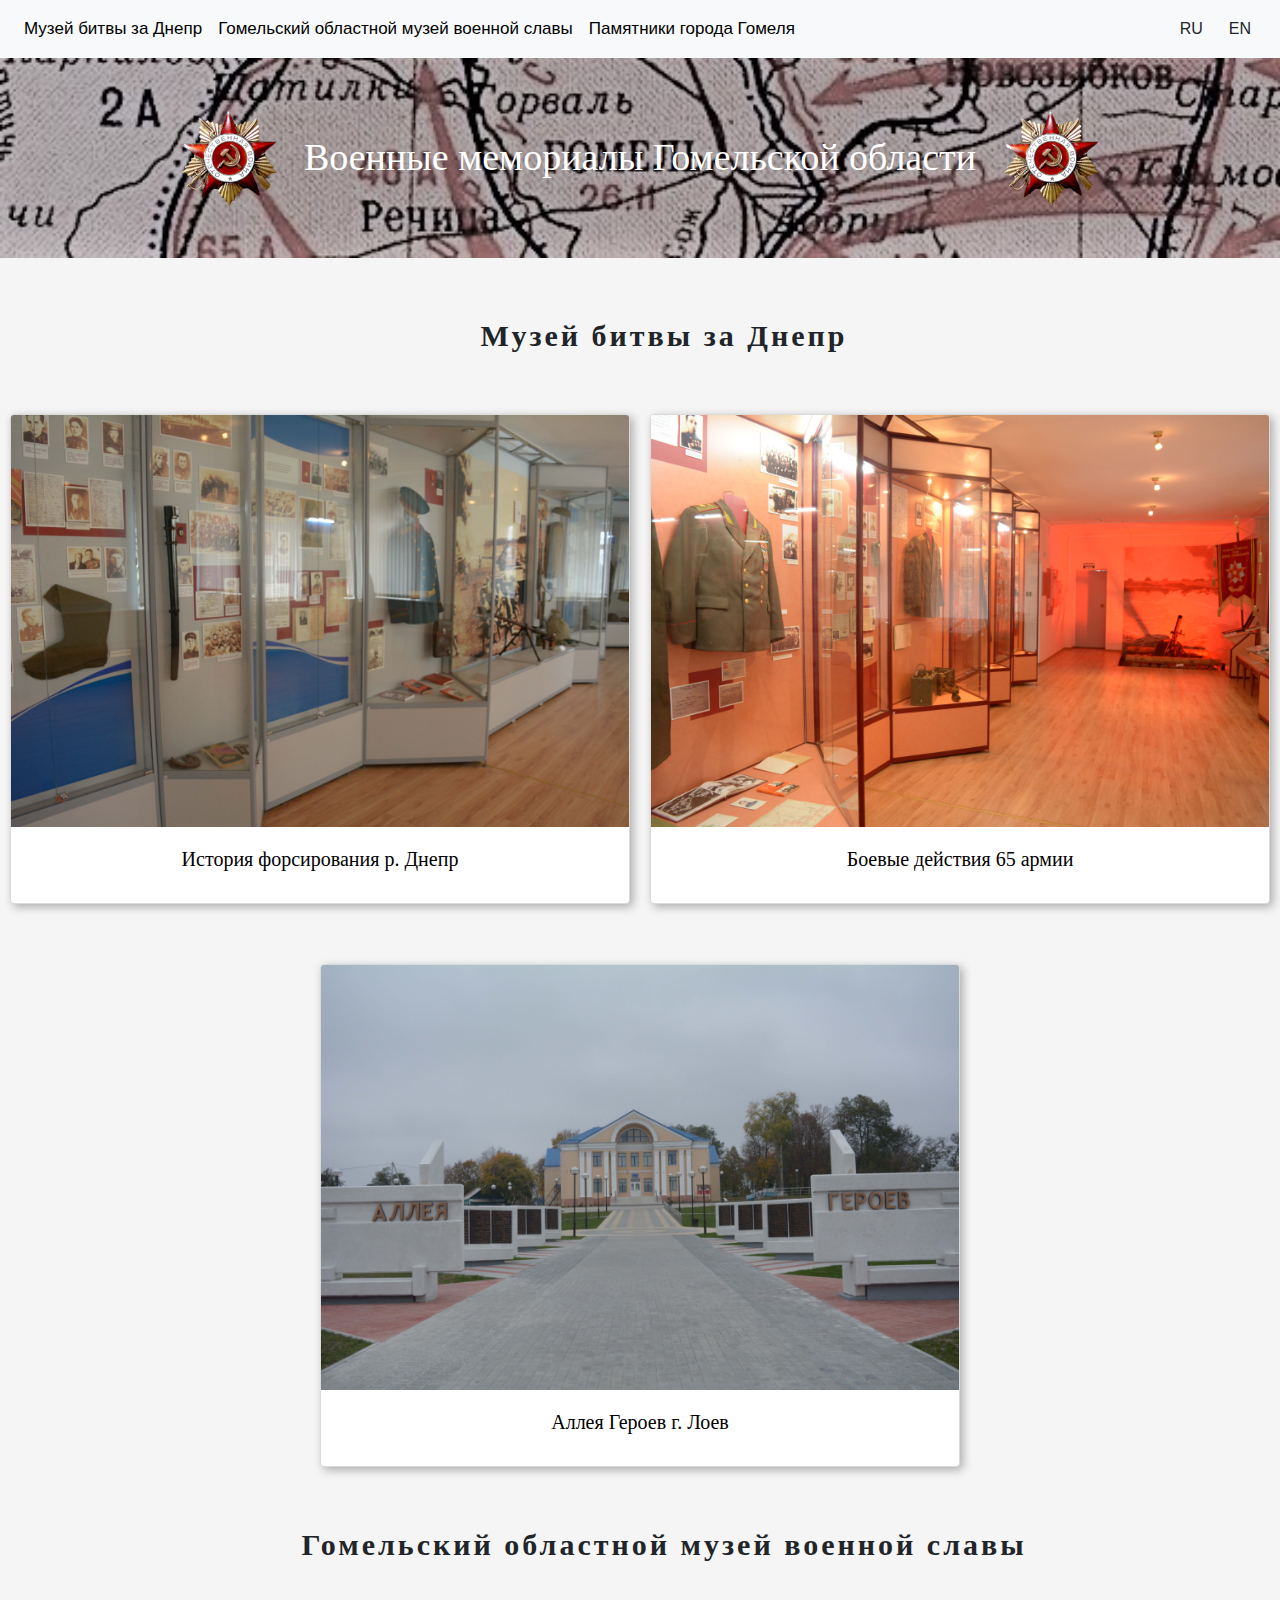
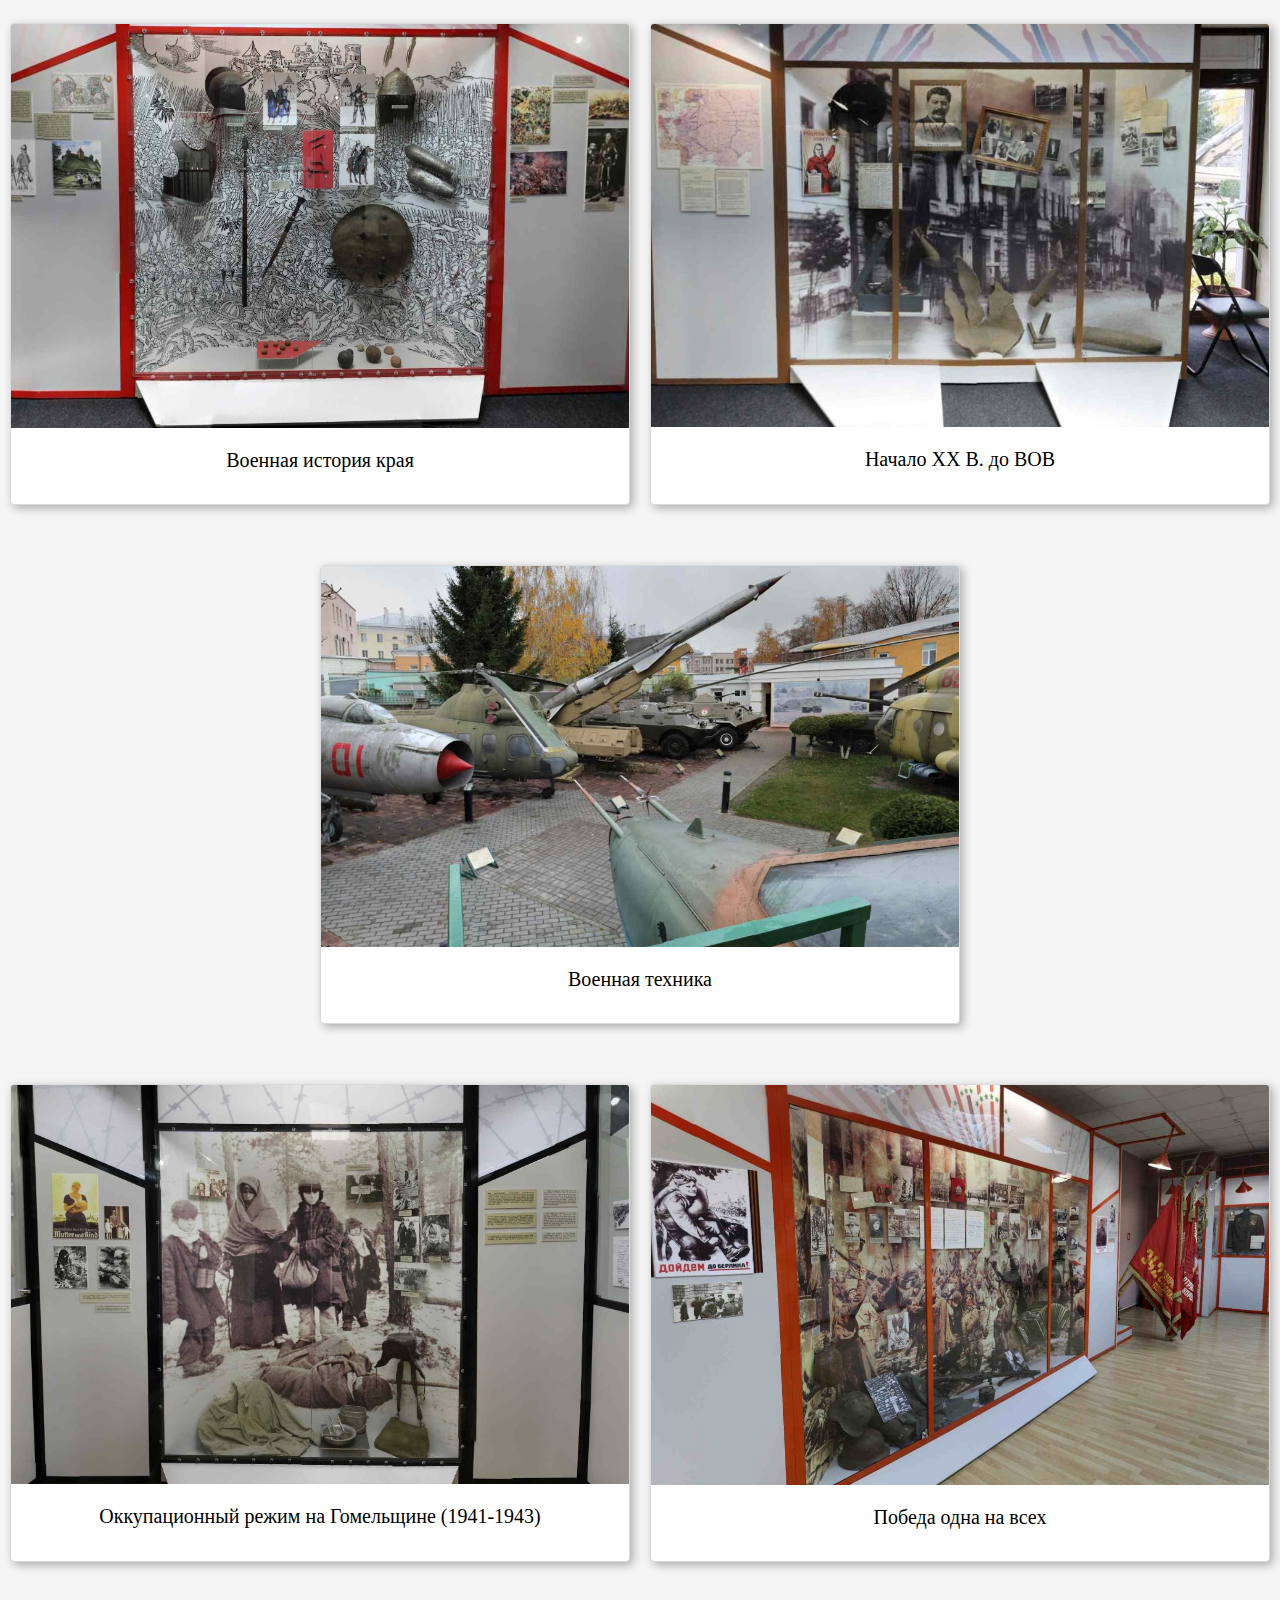
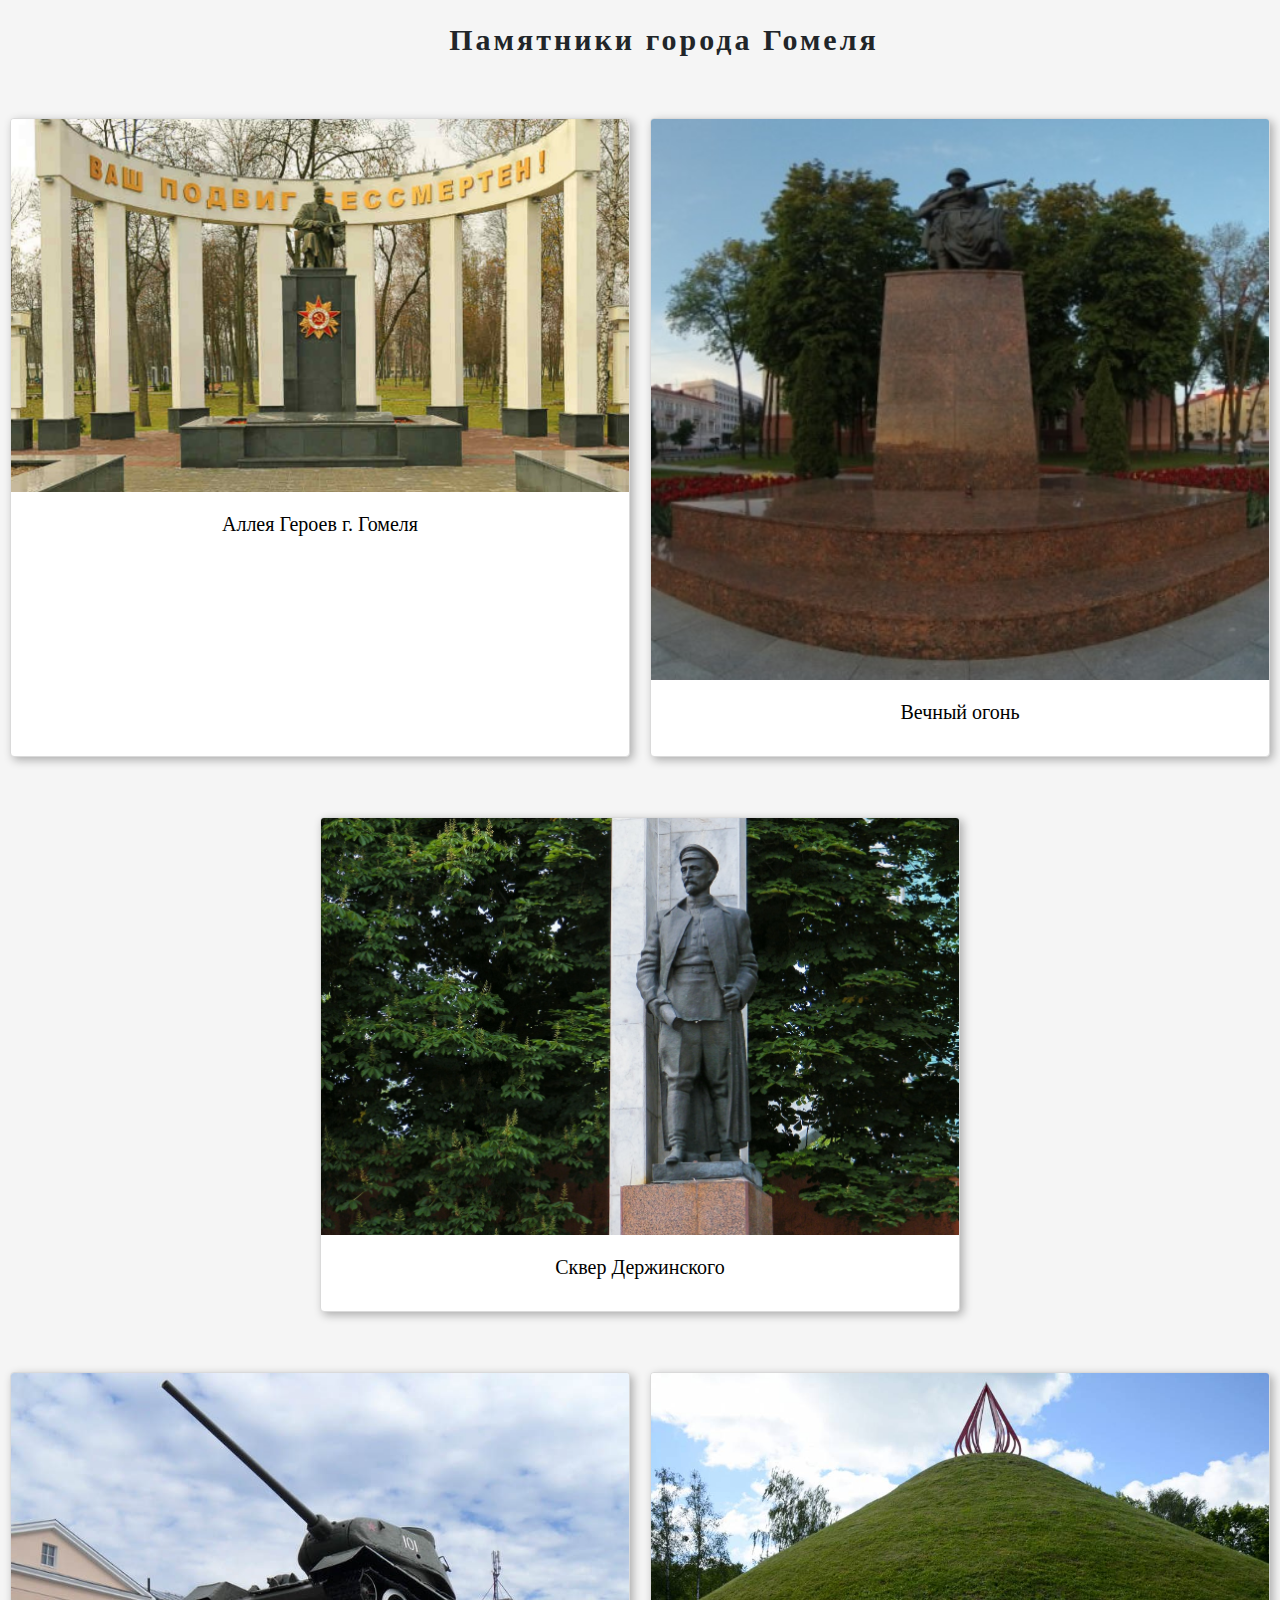
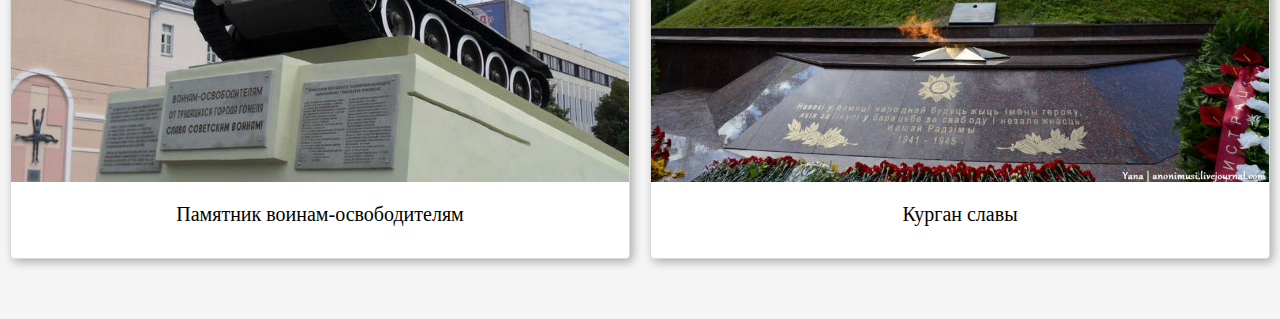
<file: index.html>
<!doctype html>
<html lang="ru">

<head>
    <!-- Required meta tags -->
    <meta charset="utf-8">
    <title>Museums</title>
    <meta name="viewport" content="width=device-width, initial-scale=1, shrink-to-fit=no">
    <!-- Bootstrap CSS -->
    <link rel="stylesheet" href="https://stackpath.bootstrapcdn.com/bootstrap/4.3.1/css/bootstrap.min.css" integrity="sha384-ggOyR0iXCbMQv3Xipma34MD+dH/1fQ784/j6cY/iJTQUOhcWr7x9JvoRxT2MZw1T" crossorigin="anonymous">
    <link rel="stylesheet" type="text/css" href="./css/style.css">
    <script src="https://ajax.googleapis.com/ajax/libs/jquery/2.2.0/jquery.min.js"></script>

</head>

<body class="head">


<button onclick="topFunction()" id="myBtn" title="Go to top" class="trn" data-trn-key="Вверх"></button>
<nav class="navbar navbar-expand-lg  navbar-light bg-light">
    <button class="navbar-toggler" type="button" data-toggle="collapse" data-target="#navbar1" aria-controls="navbar1" aria-expanded="false" aria-label="Toggle navigation">
        <span class="navbar-toggler-icon"></span>
    </button>

    <div class="collapse navbar-collapse" id="navbar1">
        <ul class="navbar-nav mr-auto">
            <li class="nav-item">
                <a class="nav-link trn text" href="#musey1" data-trn-key="Музей битвы за Днепр"><span class="sr-only">(current)</span></a>
            </li>
            <li class="nav-item">
                <a class="nav-link trn text" href="#musey2" data-trn-key="Гомельский областной музей военной славы"></a>
            </li>
            <li class="nav-item ">
                <a class="nav-link trn text" href="#musey3" data-trn-key="Памятники города Гомеля"></a>
            </li>
        </ul>
        <a class="btn btn-default lang_selector trn" href="#" role="button" data-value="ru" data-trn-key="RU">RU</a>
        <a class="btn btn-default lang_selector trn" href="#" role="button" data-value="en" data-trn-key="EN">EN</a>
    </div>
</nav>
    <div class="title">
        <img class="medal" src="./images/orden.png"  alt="...">
        <h1 class="title-text trn" data-trn-key="Военные мемориалы Гомельской области"></h1>
        <img class="medal" src="./images/orden.png"  alt="...">
    </div>
    <div class="content">
        <a name="musey1"></a>
        <h3 class=" title-text-museum trn" data-trn-key="Музей битвы за Днепр"></h3>
        <div>
            <div class="museum">
                <a href="http://old.gsu.by/biglib/GSU/%D0%92%D0%B8%D1%80%D1%82.%D0%BC%D1%83%D0%B7%D0%B5%D0%B8/museum_of_military_glory/Panorams/Loev/hall1/_auto/html5/Project8.html" target="_blank" class="card">
                    <img src="./images/zal_1.jpg" class="card-img-top" alt="...">
                    <div class="card-body">
                        <h5 class="card-title trn" data-trn-key="Зал 1"></h5>
                    </div>
                </a>
                <a href="http://old.gsu.by/biglib/GSU/%D0%92%D0%B8%D1%80%D1%82.%D0%BC%D1%83%D0%B7%D0%B5%D0%B8/museum_of_military_glory/Panorams/Loev/hall2/_auto/html5/Project10.html" target="_blank" class="card">
                    <img src="./images/zal_2.jpg" class="card-img-top" alt="...">
                    <div class="card-body">
                        <h5 class="card-title trn" data-trn-key="Зал 2"></h5>
                    </div>
                </a>
            </div>
            <div class="museum">
                <a href="http://old.gsu.by/biglib/GSU/%D0%92%D0%B8%D1%80%D1%82.%D0%BC%D1%83%D0%B7%D0%B5%D0%B8/museum_of_military_glory/Panorams/Loev/Avenue%20of%20Heroes/_auto/html5/Project9.html" target="_blank" class="card alley">
                    <img src="./images/alley.jpg" class="card-img-top" alt="...">
                    <div class="card-body">
                        <h5 class="card-title trn" data-trn-key="Аллея Героев г. Лоев"></h5>
                    </div>
                </a>
            </div>
        </div>
    </div>
    <div class="content">
        <a name="musey2"></a>
        <h3 class="title-text-museum trn" data-trn-key="Гомельский областной музей военной славы"></h3>
        <div>
            <div class="museum">
                <a href="https://kirillz732.github.io/holl1/" target="_blank" class="card">
                    <img src="./images/holl1.jpg" class="card-img-top" alt="...">
                    <div class="card-body">
                        <h5 class="card-title trn" data-trn-key="Военная история края"></h5>
                    </div>
                </a>
                <a href="https://kirillz732.github.io/holl2/" target="_blank" class="card">
                    <img src="./images/holl2.jpg" class="card-img-top" alt="...">
                    <div class="card-body">
                        <h5 class="card-title trn" data-trn-key="Начало ХХ В. до ВОВ"></h5>
                    </div>
                </a>
            </div>
        </div>
        <div class="museum">
            <a href="https://kirillz732.github.io/street/" target="_blank" class="card alley">
                <img src="./images/streer.jpg" class="card-img-top" alt="...">
                <div class="card-body">
                    <h5 class="card-title trn" data-trn-key="Военная техника"></h5>
                </div>
            </a>
        </div>
        <div>
            <div class="museum">
                <a href="https://kirillz732.github.io/holl4/" target="_blank" class="card">
                    <img src="./images/holl3.jpg" class="card-img-top" alt="...">
                    <div class="card-body">
                        <h5 class="card-title trn" data-trn-key="Оккупационный режим на Гомельщине (1941-1943)"></h5>
                    </div>
                </a>
                <a href="https://kirillz732.github.io/holl6/" target="_blank" class="card">
                    <img src="./images/holl4.jpg" class="card-img-top" alt="...">
                    <div class="card-body">
                        <h5 class="card-title trn" data-trn-key="Победа одна на всех"></h5>
                    </div>
                </a>
            </div>
        </div>
    </div>
    <a name="musey3"></a>
    <h3 class="title-text-museum ale trn" data-trn-key="Памятники города Гомеля"></h3>
    <div class="museum">
        <a href="http://old.gsu.by/pages/alley/gloryalley.html" target="_blank" class="card alley-last">
            <img src="./images/heroes_alley.jpg" class="card-img-top" alt="...">
            <div class="card-body">
                <h5 class="card-title trn" data-trn-key="Аллея Героев г. Гомеля"></h5>
            </div>
        </a>
        <a href="https://kirillz732.github.io/eternalFire/" target="_blank" class="card alley-last">
            <img src="./images/fire.jpg" class="card-img-top" alt="...">
            <div class="card-body">
                <h5 class="card-title trn" data-trn-key="Вечный огонь"></h5>
            </div>
        </a>
    </div>
    <div class="museum">
        <a href="https://kirillz732.github.io/dzerzhinsky/" target="_blank" class="card alley-last">
            <img src="./images/dzer.jpg" class="card-img-top" alt="...">
            <div class="card-body">
                <h5 class="card-title trn" data-trn-key="Сквер Держинского"></h5>
            </div>
        </a>
    </div>
    <div class="museum">
        <a href="https://kirillz732.github.io/T34/" target="_blank" class="card alley-last">
            <img src="./images/T34.jpg" class="card-img-top" alt="...">
            <div class="card-body">
                <h5 class="card-title trn" data-trn-key="Памятник Освобождения"></h5>
            </div>
        </a>
         <a href="https://kirillz732.github.io/kurgan/" target="_blank" class="card alley-last">
            <img src="./images/kurgan.jpg" class="card-img-top" alt="...">
            <div class="card-body">
                <h5 class="card-title trn" data-trn-key="Курган славы"></h5>
            </div>
        </a>
    </div>


    <!-- Optional JavaScript -->
    <!-- jQuery first, then Popper.js, then Bootstrap JS -->
    <script src="https://code.jquery.com/jquery-3.3.1.slim.min.js" integrity="sha384-q8i/X+965DzO0rT7abK41JStQIAqVgRVzpbzo5smXKp4YfRvH+8abtTE1Pi6jizo" crossorigin="anonymous"></script>
    <script src="https://cdnjs.cloudflare.com/ajax/libs/popper.js/1.14.7/umd/popper.min.js" integrity="sha384-UO2eT0CpHqdSJQ6hJty5KVphtPhzWj9WO1clHTMGa3JDZwrnQq4sF86dIHNDz0W1" crossorigin="anonymous"></script>
    <script src="https://stackpath.bootstrapcdn.com/bootstrap/4.3.1/js/bootstrap.min.js" integrity="sha384-JjSmVgyd0p3pXB1rRibZUAYoIIy6OrQ6VrjIEaFf/nJGzIxFDsf4x0xIM+B07jRM" crossorigin="anonymous"></script>
    <script src="https://code.jquery.com/jquery-1.10.2.min.js"></script>
    <script src="./js/jquery.translate.js"></script>
    <script src="./js/js.js"></script>

</body>

</html>
</file>
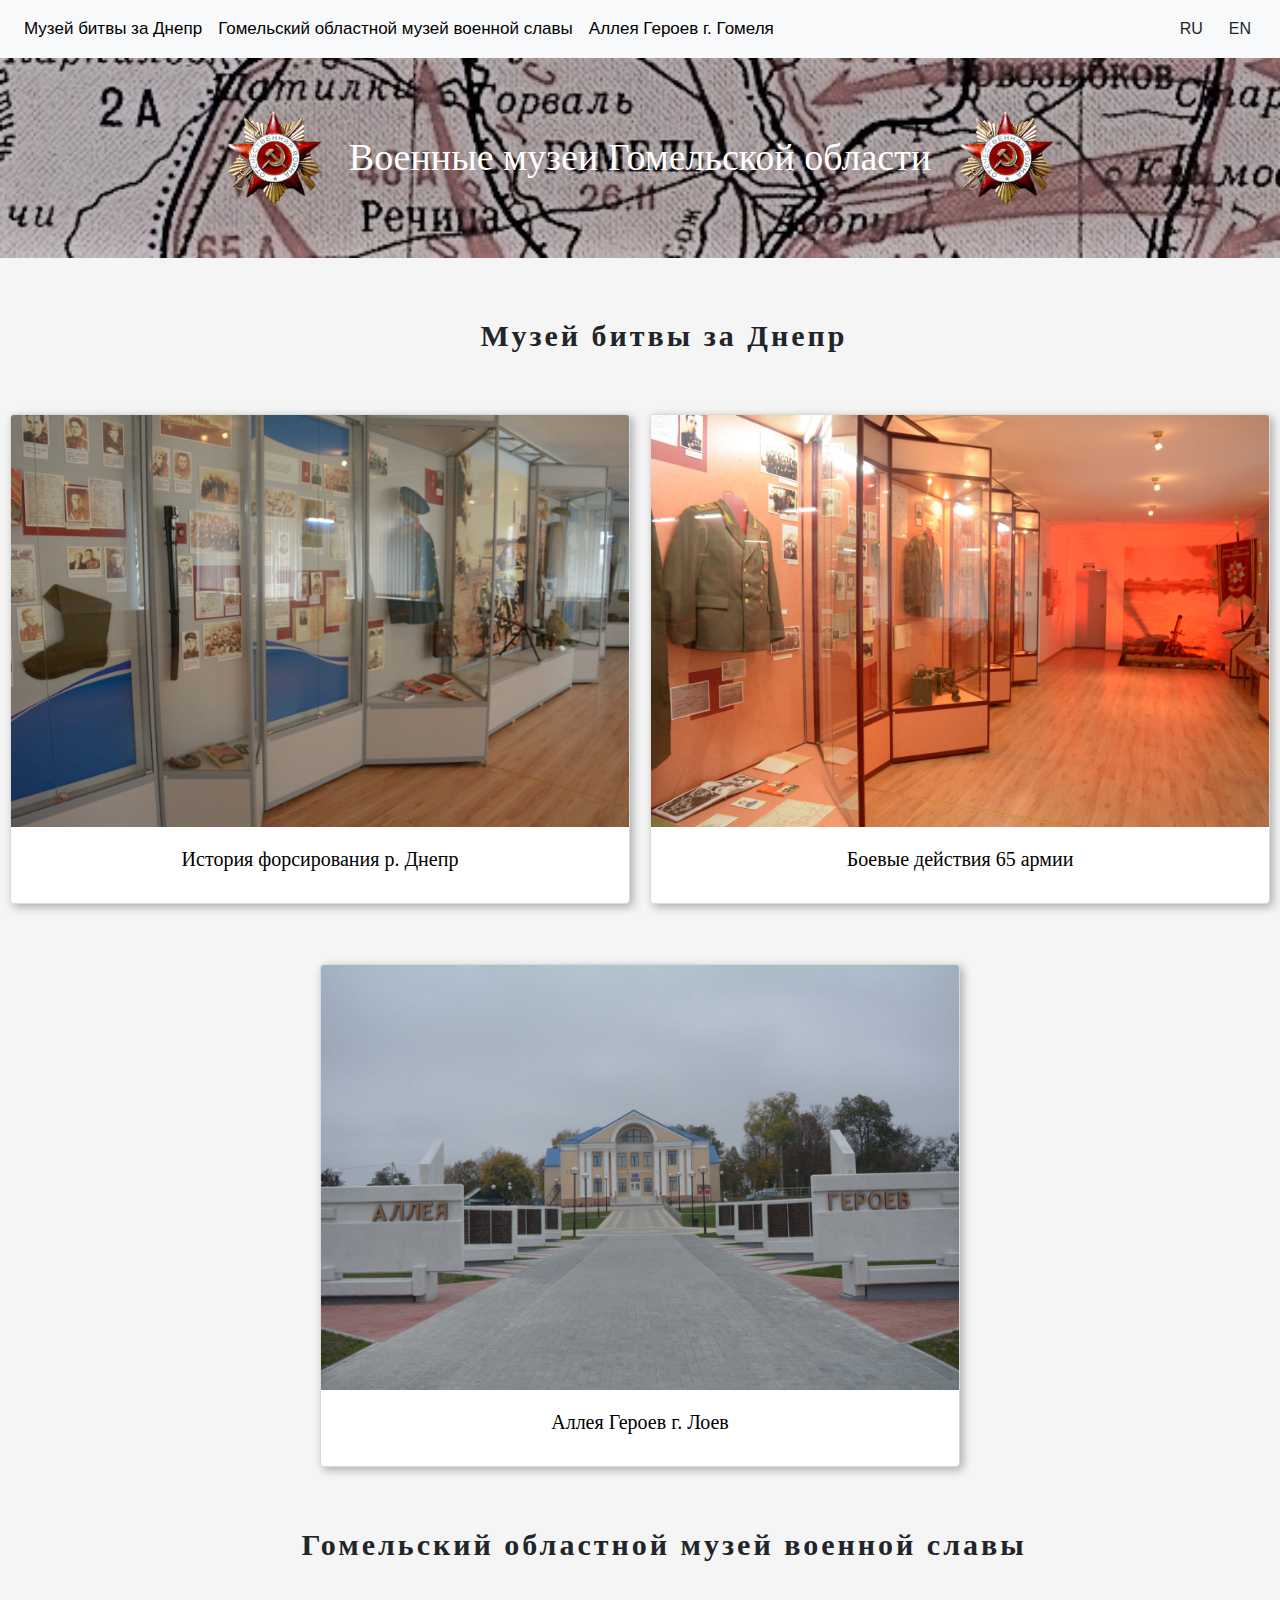
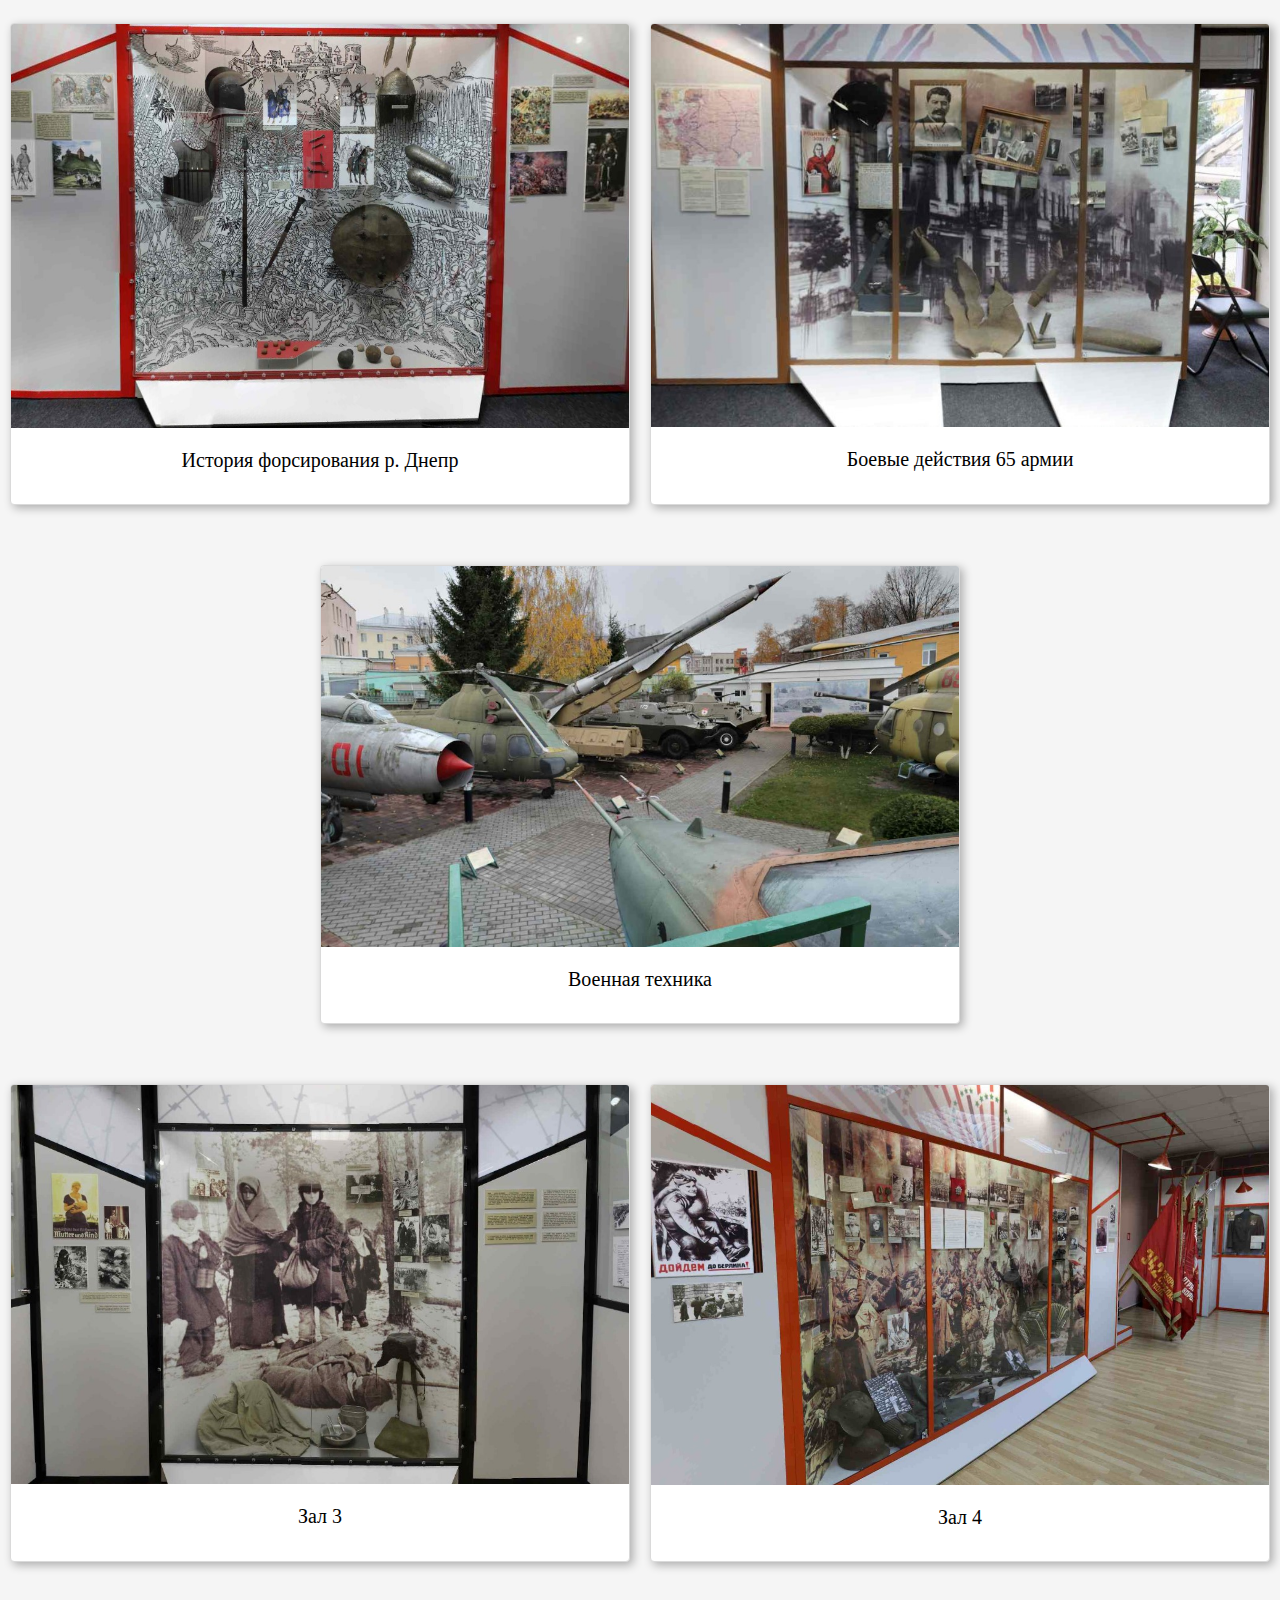
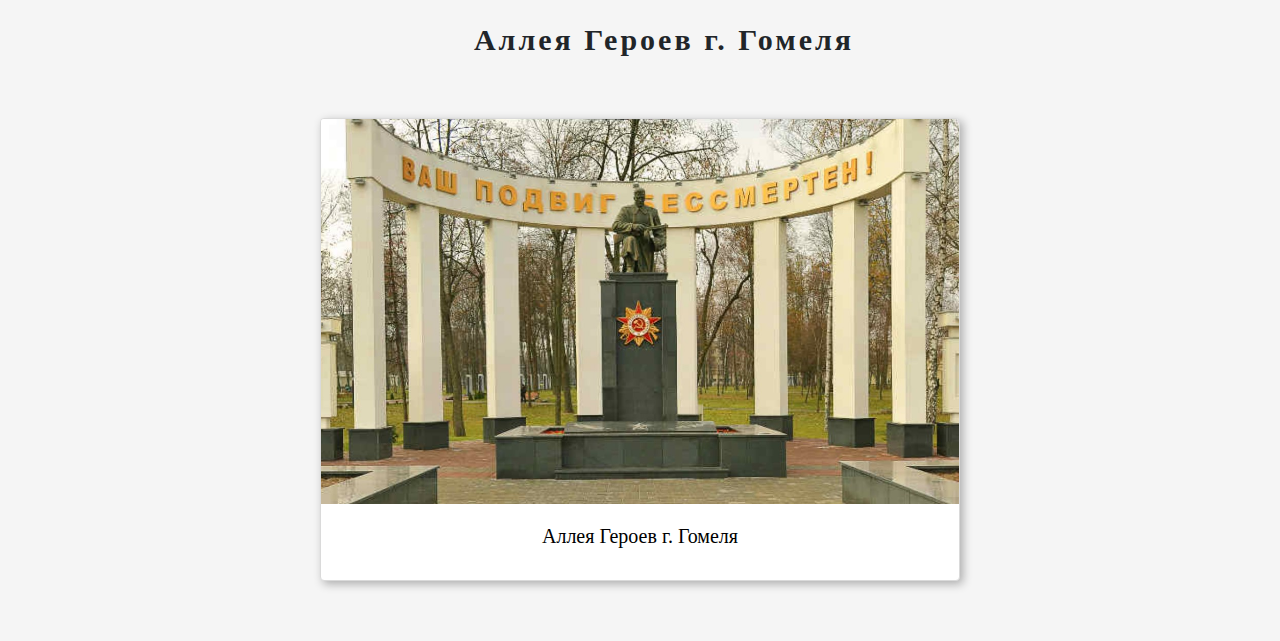
<file: page.html>
<!doctype html>
<html lang="ru">

<head>
    <!-- Required meta tags -->
    <meta charset="utf-8">
    <title>Museums</title>
    <meta name="viewport" content="width=device-width, initial-scale=1, shrink-to-fit=no">
    <!-- Bootstrap CSS -->
    <link rel="stylesheet" href="https://stackpath.bootstrapcdn.com/bootstrap/4.3.1/css/bootstrap.min.css" integrity="sha384-ggOyR0iXCbMQv3Xipma34MD+dH/1fQ784/j6cY/iJTQUOhcWr7x9JvoRxT2MZw1T" crossorigin="anonymous">
    <link rel="stylesheet" type="text/css" href="/css/style.css">
    <script src="https://ajax.googleapis.com/ajax/libs/jquery/2.2.0/jquery.min.js"></script>

</head>

<body class="head">


<button onclick="topFunction()" id="myBtn" title="Go to top" class="trn" data-trn-key="Вверх">Вверх</button>
<nav class="navbar navbar-expand-lg  navbar-light bg-light">
    <button class="navbar-toggler" type="button" data-toggle="collapse" data-target="#navbar1" aria-controls="navbar1" aria-expanded="false" aria-label="Toggle navigation">
        <span class="navbar-toggler-icon"></span>
    </button>

    <div class="collapse navbar-collapse" id="navbar1">
        <ul class="navbar-nav mr-auto">
            <li class="nav-item">
                <a class="nav-link trn text" href="#musey1" data-trn-key="Музей битвы за Днепр">Музей битвы за Днепр<span class="sr-only">(current)</span></a>
            </li>
            <li class="nav-item">
                <a class="nav-link trn text" href="#musey2" data-trn-key="Гомельский областной музей военной славы">Гомельский областной музей военной славы</a>
            </li>
            <li class="nav-item ">
                <a class="nav-link trn text" href="#musey3" data-trn-key="Аллея Героев г. Гомеля">Аллея Героев г. Гомеля</a>
            </li>
        </ul>
        <a class="btn btn-default lang_selector trn" href="#" role="button" data-value="ru" data-trn-key="RU">RU</a>
        <a class="btn btn-default lang_selector trn" href="#" role="button" data-value="en" data-trn-key="EN">EN</a>
    </div>
</nav>
    <div class="title">
        <img class="medal" src="/images/orden.png"  alt="...">
        <h1 class="title-text trn" data-trn-key="Военные музеи Гомельской области">Военные музеи Гомельской области</h1>
        <img class="medal" src="/images/orden.png"  alt="...">
    </div>
    <div class="content">
        <a name="musey1"></a>
        <h3 class=" title-text-museum trn" data-trn-key="Музей битвы за Днепр">Музей битвы за Днепр</h3>
        <div>
            <div class="museum">
                <a href="http://old.gsu.by/biglib/GSU/%D0%92%D0%B8%D1%80%D1%82.%D0%BC%D1%83%D0%B7%D0%B5%D0%B8/museum_of_military_glory/Panorams/Loev/hall1/_auto/html5/Project8.html" target="_blank" class="card">
                    <img src="/images/zal_1.jpg" class="card-img-top" alt="...">
                    <div class="card-body">
                        <h5 class="card-title trn" data-trn-key="Зал 1">Зал 1</h5>
                    </div>
                </a>
                <a href="http://old.gsu.by/biglib/GSU/%D0%92%D0%B8%D1%80%D1%82.%D0%BC%D1%83%D0%B7%D0%B5%D0%B8/museum_of_military_glory/Panorams/Loev/hall2/_auto/html5/Project10.html" target="_blank" class="card">
                    <img src="/images/zal_2.jpg" class="card-img-top" alt="...">
                    <div class="card-body">
                        <h5 class="card-title trn" data-trn-key="Зал 2">Зал 2</h5>
                    </div>
                </a>
                </div>
            </div>
            <div class="museum">
                <a href="http://old.gsu.by/biglib/GSU/%D0%92%D0%B8%D1%80%D1%82.%D0%BC%D1%83%D0%B7%D0%B5%D0%B8/museum_of_military_glory/Panorams/Loev/Avenue%20of%20Heroes/_auto/html5/Project9.html" target="_blank" class="card alley">
                    <img src="/images/alley.jpg" class="card-img-top" alt="...">
                    <div class="card-body">
                        <h5 class="card-title trn" data-trn-key="Аллея Героев г. Лоев">Аллея Героев г. Лоев</h5>
                    </div>
                </a>
            </div>
        </div>
    </div>
    <div class="content">
        <a name="musey2"></a>
        <h3 class="title-text-museum trn" data-trn-key="Гомельский областной музей военной славы">Гомельский областной музей военной славы</h3>
        <div>
            <div class="museum">
                <a href="http://old.gsu.by/biglib/GSU/%D0%92%D0%B8%D1%80%D1%82.%D0%BC%D1%83%D0%B7%D0%B5%D0%B8/museum_of_military_glory/Panorams/Military_Glory/hall1/index.html" target="_blank" class="card">
                    <img src="/images/holl1.jpg" class="card-img-top" alt="...">
                    <div class="card-body">
                        <h5 class="card-title trn" data-trn-key="Зал 1">Зал 1</h5>
                    </div>
                </a>
                <a href="http://old.gsu.by/biglib/GSU/%D0%92%D0%B8%D1%80%D1%82.%D0%BC%D1%83%D0%B7%D0%B5%D0%B8/museum_of_military_glory/Panorams/Military_Glory/hall2/index.html" target="_blank" class="card">
                    <img src="/images/holl2.jpg" class="card-img-top" alt="...">
                    <div class="card-body">
                        <h5 class="card-title trn" data-trn-key="Зал 2">Зал 2</h5>
                    </div>
                </a>
            </div>
        </div>
        <div class="museum">
            <a href="http://old.gsu.by/biglib/GSU/%D0%92%D0%B8%D1%80%D1%82.%D0%BC%D1%83%D0%B7%D0%B5%D0%B8/museum_of_military_glory/Panorams/Military_Glory/street/index.html" target="_blank" class="card alley">
                <img src="/images/streer.jpg" class="card-img-top" alt="...">
                <div class="card-body">
                    <h5 class="card-title trn" data-trn-key="Военная техника">Военная техника</h5>
                </div>
            </a>
        </div>
        <div>
            <div class="museum">
                <a href="http://old.gsu.by/biglib/GSU/%D0%92%D0%B8%D1%80%D1%82.%D0%BC%D1%83%D0%B7%D0%B5%D0%B8/museum_of_military_glory/Panorams/Military_Glory/hall3/index.html" target="_blank" class="card">
                    <img src="/images/holl3.jpg" class="card-img-top" alt="...">
                    <div class="card-body">
                        <h5 class="card-title trn" data-trn-key="Зал 3">Зал 3</h5>
                    </div>
                </a>
                <a href="http://old.gsu.by/biglib/GSU/%D0%92%D0%B8%D1%80%D1%82.%D0%BC%D1%83%D0%B7%D0%B5%D0%B8/museum_of_military_glory/Panorams/Military_Glory/hall4/index.html" target="_blank" class="card">
                    <img src="/images/holl4.jpg" class="card-img-top" alt="...">
                    <div class="card-body">
                        <h5 class="card-title trn" data-trn-key="Зал 4">Зал 4</h5>
                    </div>
                </a>
            </div>
        </div>
    </div>
    <a name="musey3"></a>
    <h3 class="title-text-museum ale trn" data-trn-key="Аллея Героев г. Гомеля">Аллея Героев г. Гомеля</h3>
    <div class="museum">
        <a href="http://old.gsu.by/pages/alley/gloryalley.html" target="_blank" class="card alley-last">
            <img src="/images/heroes_alley.jpg" class="card-img-top" alt="...">
            <div class="card-body">
                <h5 class="card-title trn" data-trn-key="Аллея Героев г. Гомеля">Аллея Героев г. Гомель</h5>
            </div>
        </a>
    </div>


    <!-- Optional JavaScript -->
    <!-- jQuery first, then Popper.js, then Bootstrap JS -->
    <script src="https://code.jquery.com/jquery-3.3.1.slim.min.js" integrity="sha384-q8i/X+965DzO0rT7abK41JStQIAqVgRVzpbzo5smXKp4YfRvH+8abtTE1Pi6jizo" crossorigin="anonymous"></script>
    <script src="https://cdnjs.cloudflare.com/ajax/libs/popper.js/1.14.7/umd/popper.min.js" integrity="sha384-UO2eT0CpHqdSJQ6hJty5KVphtPhzWj9WO1clHTMGa3JDZwrnQq4sF86dIHNDz0W1" crossorigin="anonymous"></script>
    <script src="https://stackpath.bootstrapcdn.com/bootstrap/4.3.1/js/bootstrap.min.js" integrity="sha384-JjSmVgyd0p3pXB1rRibZUAYoIIy6OrQ6VrjIEaFf/nJGzIxFDsf4x0xIM+B07jRM" crossorigin="anonymous"></script>
    <script src="https://code.jquery.com/jquery-1.10.2.min.js"></script>
    <script src="/js/jquery.translate.js"></script>
    <script src="/js/js.js"></script>

</body>

</html>
</file>
<file: css/style.css>
#myBtn {
  display: none;
  position: fixed;
  bottom: 20px;
  right: 30px;
  z-index: 99;
  font-size: 18px;
  border: none;
  outline: none;
  background-color: lightgrey;
  color: white;
  cursor: pointer;
  padding: 15px;
  border-radius: 4px;
}

#myBtn:hover {
  background-color: #555;
}

.lang_selector:hover {
	background-color: rgba(0,0,0, 0.2);
}

.text {
	font-size: 17px;
	color: rgba(0,0,0, 1.5) !important;
}

.text:hover {
	font-size: 17px;
	color: rgba(0,0,0, 0.5) !important;
}

.head {
	background: #f5f5f5;
}

.title {
	height: 210px;
	color: #fff;
	display: flex;
	justify-content: center;
	background: url('../images/6.jpg') no-repeat;
	background-size: 100%;
	margin-bottom: 60px;
}

.title-text {
	font-family: pobeda;
	font-size: 50px;
	margin: 0 40px;
	display: flex;
	align-items: center;
	justify-content: center;
}

.title-text-museum {
	font-family: pobeda;
	font-size: 30px;
	font-weight: 700;
	letter-spacing: 3px;
	margin: 0 0 60px 48px;
	display: flex;
	align-items: center;
	justify-content: center;
}

.ale {
	margin-top: 60px;
}

.medal {
	margin: auto 0;
	width: 170px;
	height: 170px;
}

.card {
	margin: 0 10px 0 10px;
	color: black;
	cursor: pointer;
	text-align: center;
	width: 40rem;
	border: 1px solid #dadada;
	box-shadow: 3px 3px 10px rgba(0,0,0,0.3);
}

.card:hover{
	color: black;
	text-decoration: none;
}

.modal-footer {
	justify-content: center;
}

.museum {
	display: flex;
	justify-content: space-around;
}

.second-museum{
	margin-bottom: 60px;
}

.card-title {
	font-family: pobeda;
}

.alley {
	display: flex;
	margin: 60px 10px;
}

.alleys{
	display: flex;
	margin: 60px 10px 0 10px;
}

.alley-last{
	display: flex;
	margin: 0 10px 60px 10px;
}


@media  (max-width: 1450px) {
	.title{
		background-size: cover;
		height: 200px;
	}

	.medal {
		margin: auto 5px;
		width: 100px;
		height: 100px;
	}

	.title-text {
		font-size: 38px;
		margin: 0 20px;
	}
}

@media (max-width: 770px) {
	.medal {
		display: none;
	}

	.museum {
		flex-direction: column;
	}

	.card {
		margin: 30px auto 0;
		width: 19rem;
	}

	.alley-last {
		margin: 30px auto;
	}

	.title-text-museum{
		margin: 0 5px;
		text-align: center;
	}

	.content{
		margin-bottom: 30px;
	}

	.title-text {
		margin: 0 40px;
	}

	.title {
		margin-bottom: 30px;
		background-size: cover;
		height: 190px;
	}



}
</file>
